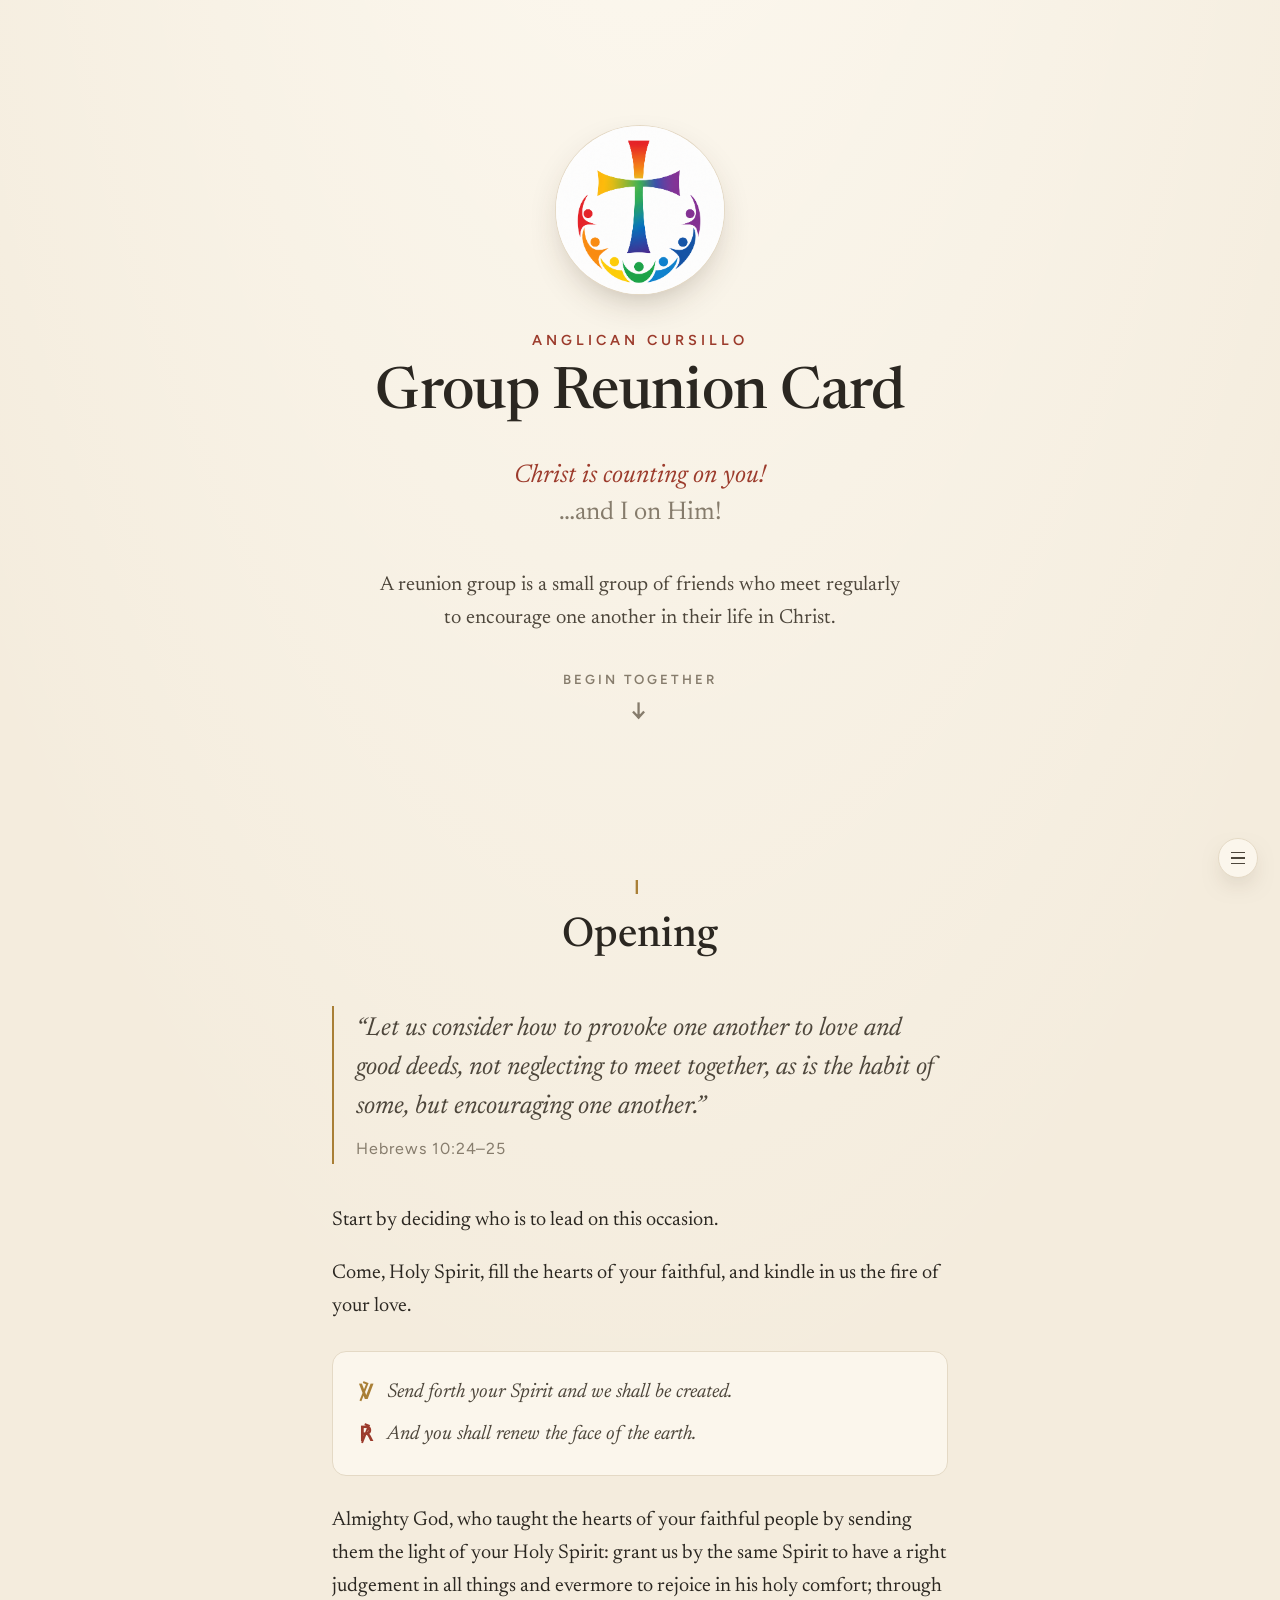
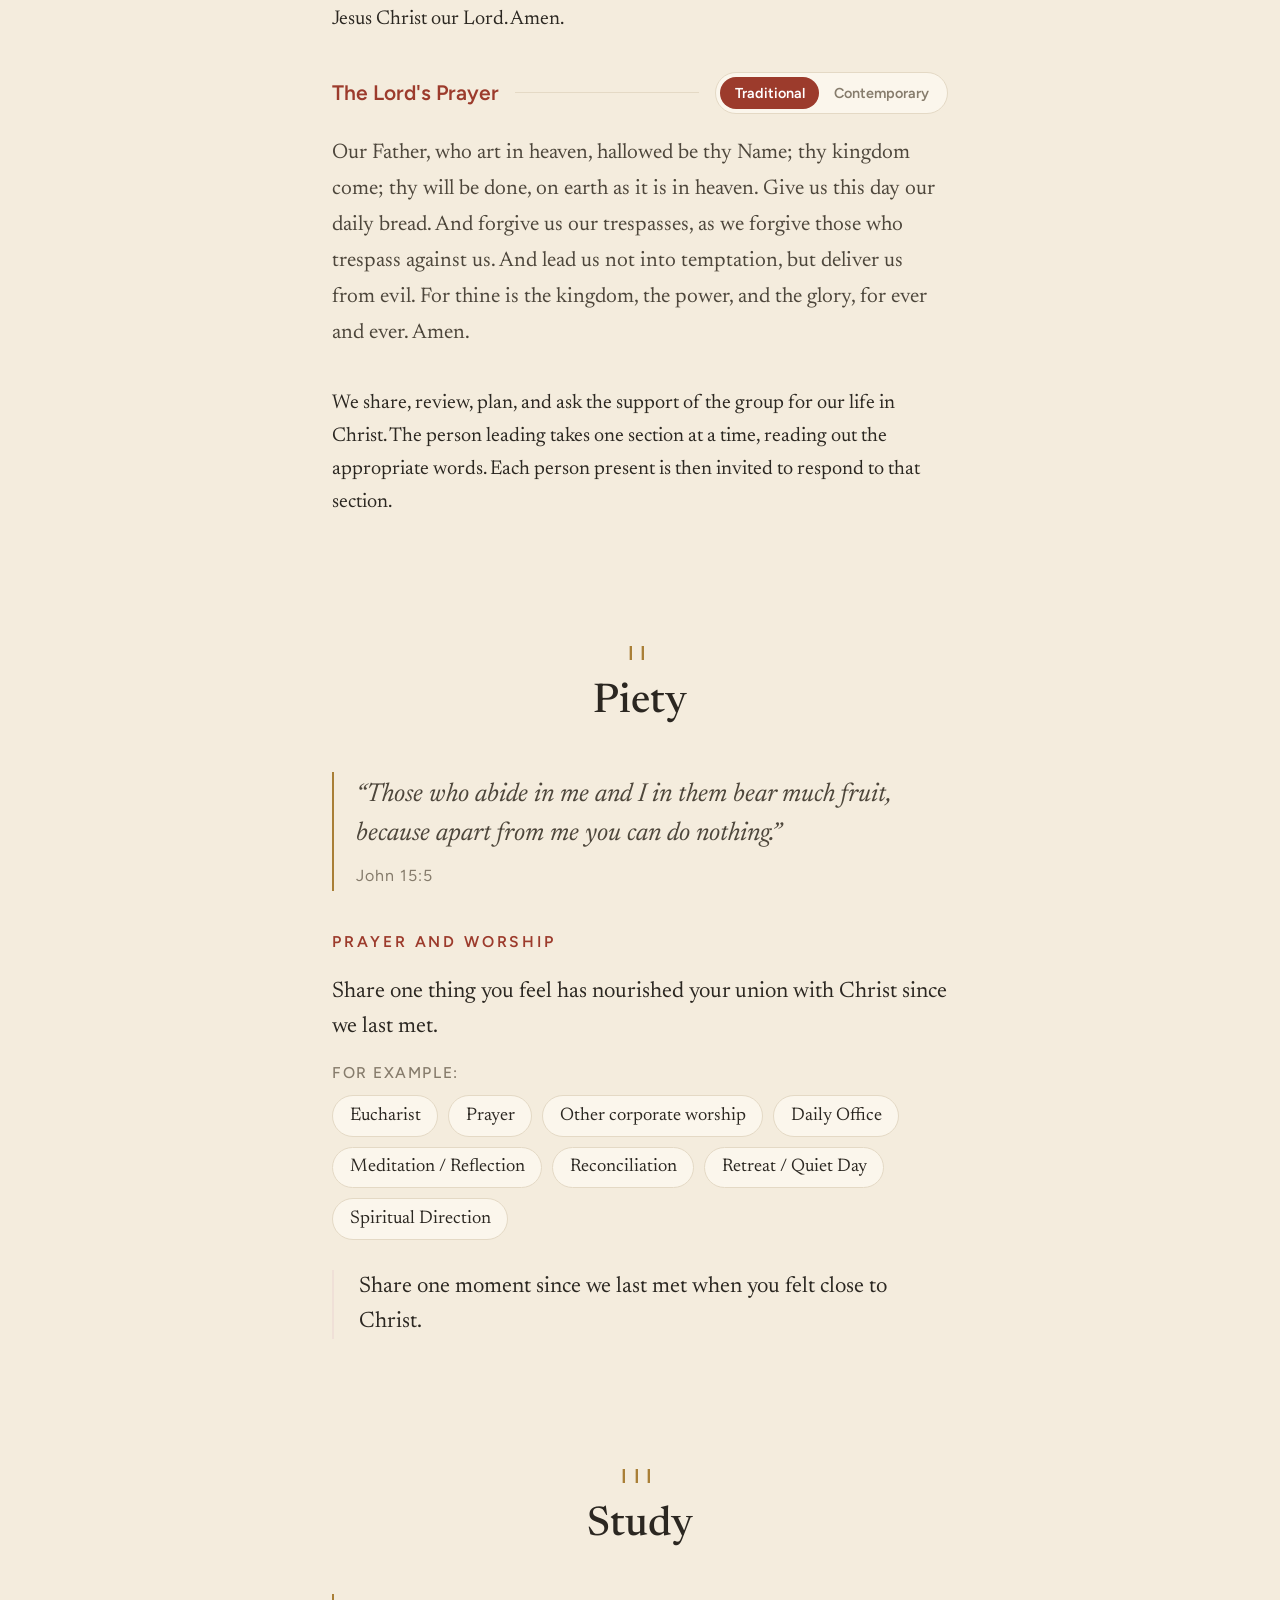
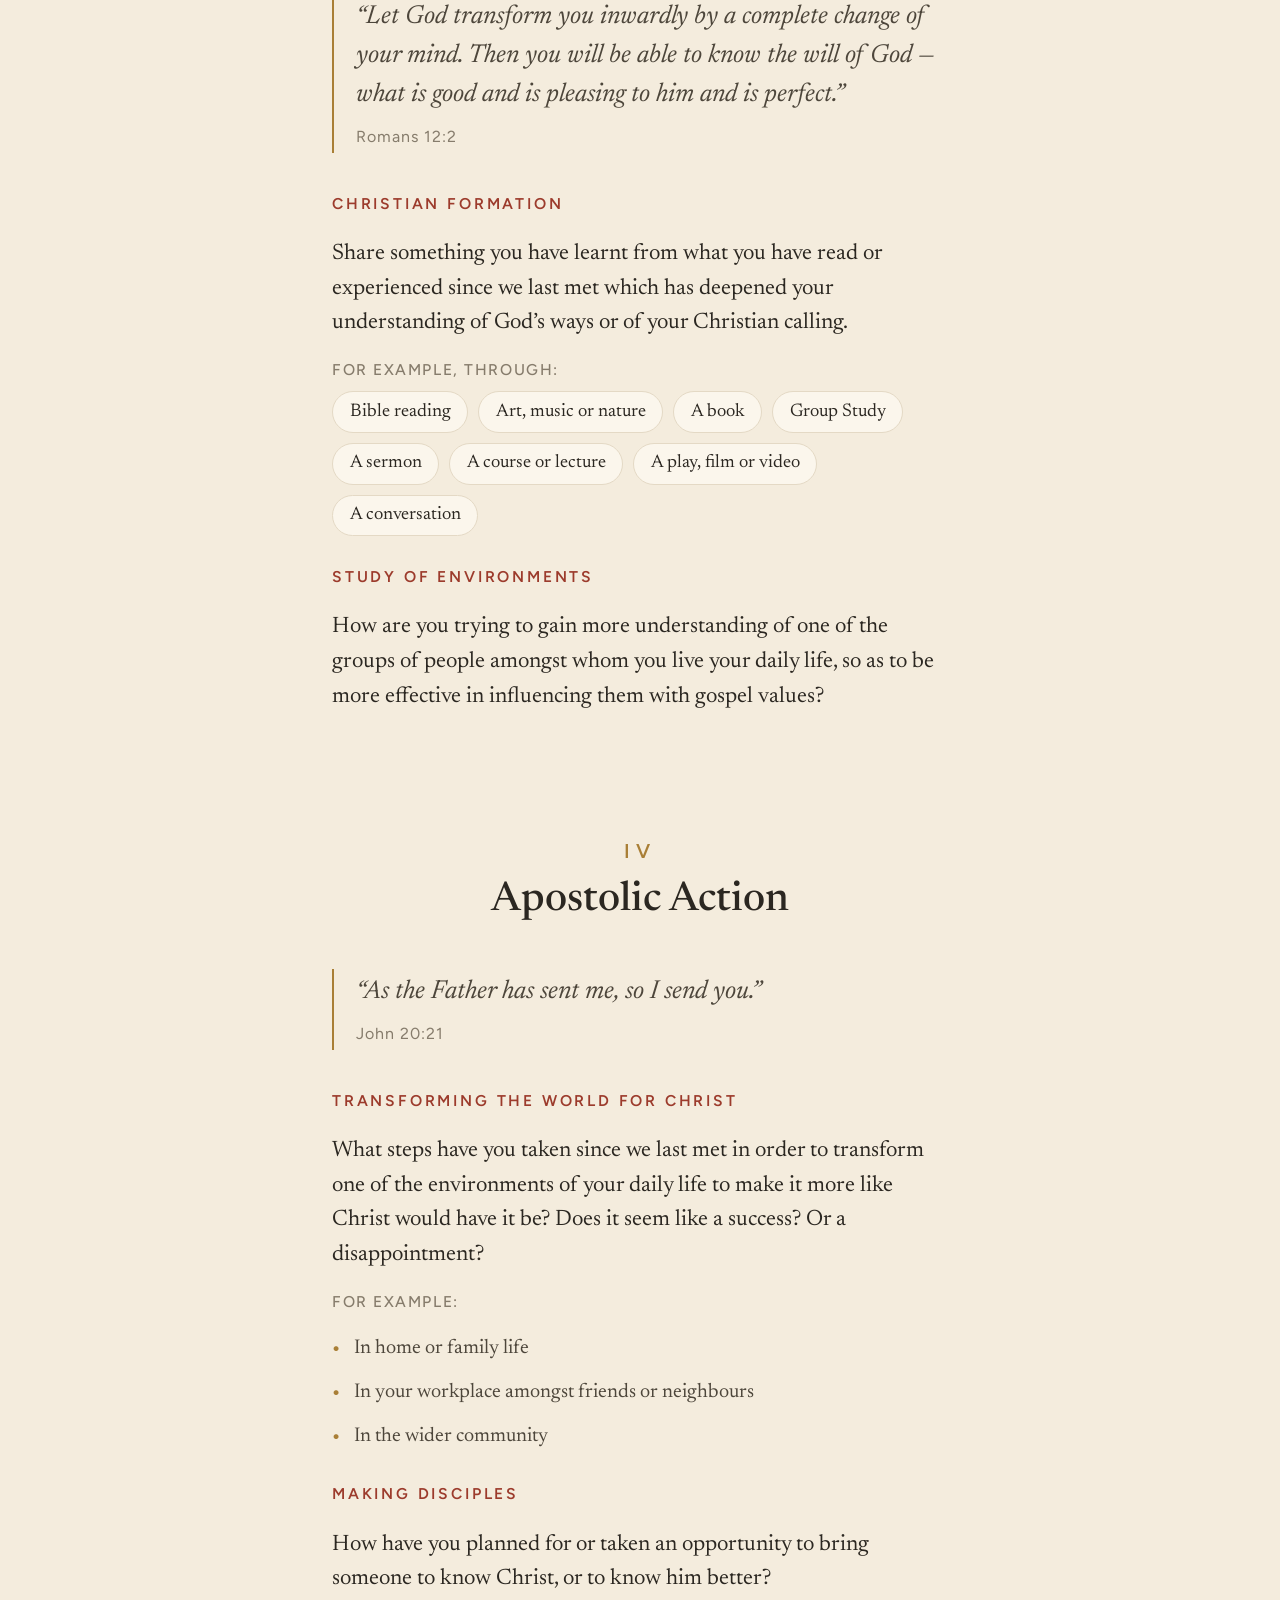
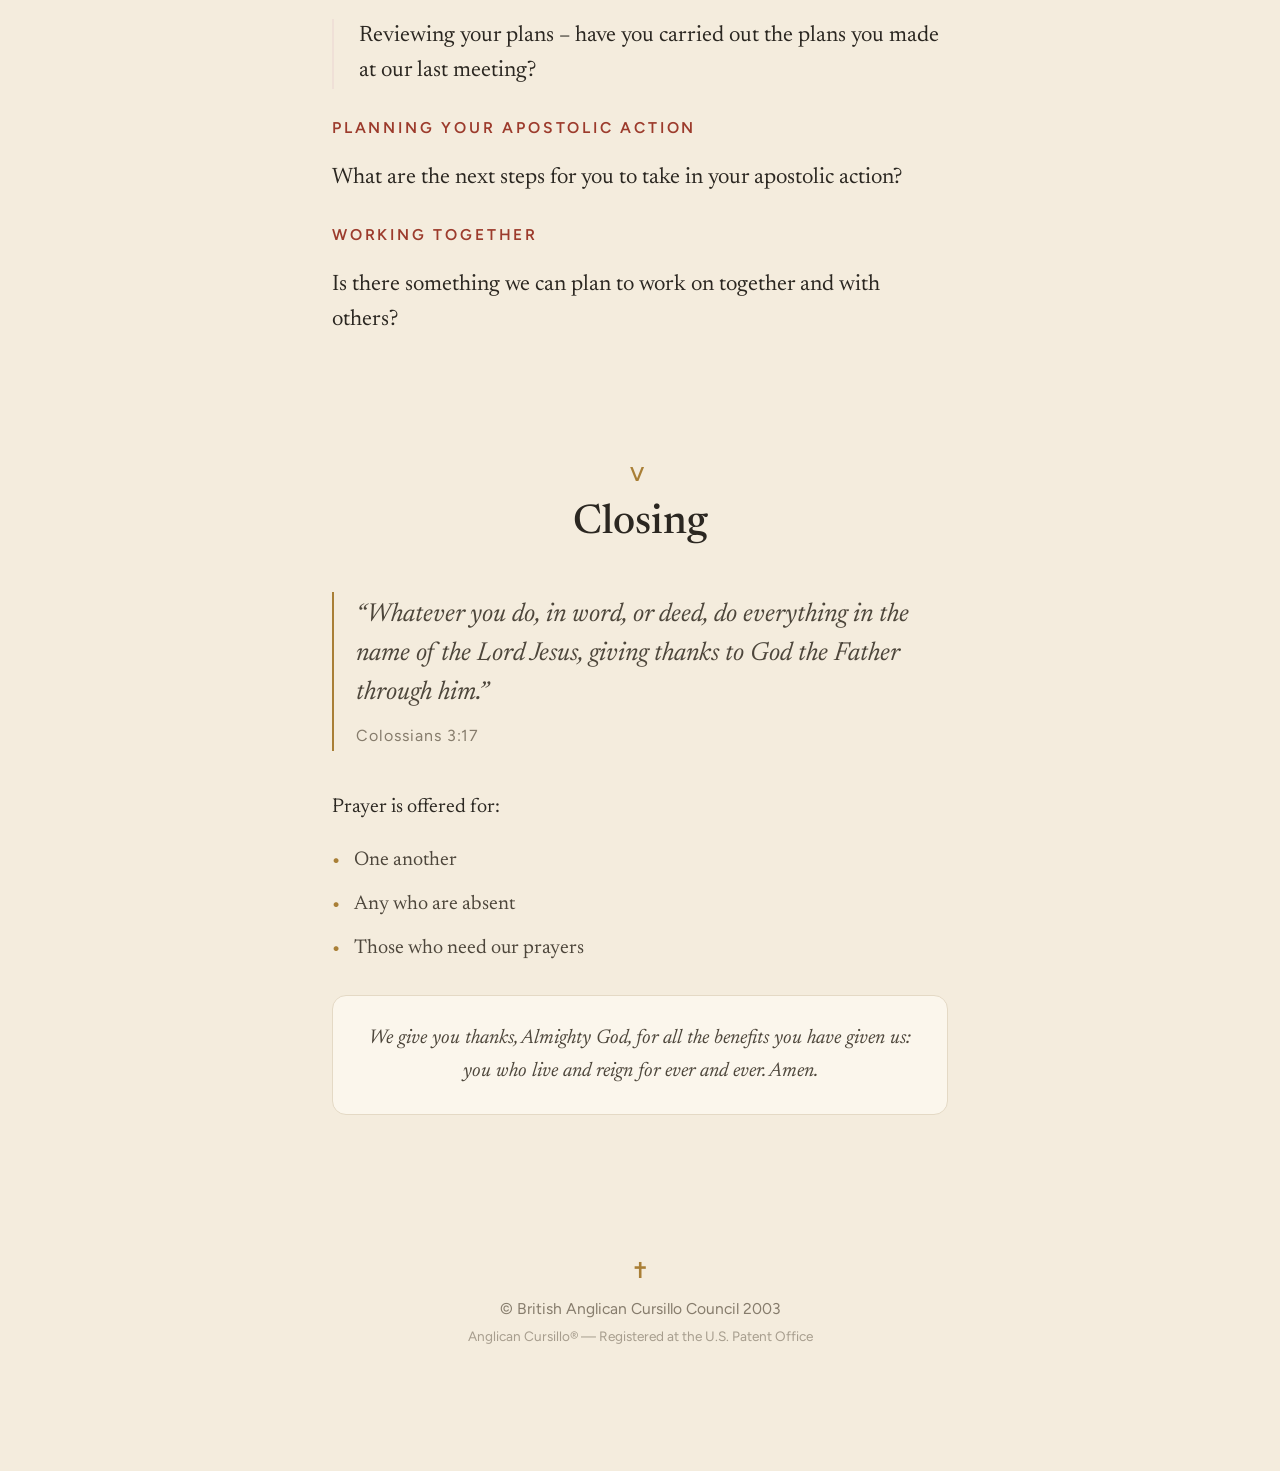
<file: index.html>
<!doctype html>
<html lang="en">
<head>
  <meta charset="UTF-8">
  <meta name="viewport" content="width=device-width, initial-scale=1">
  <meta name="theme-color" content="#f4ecdd">
  <meta name="description" content="A warm, distraction-free digital Anglican Cursillo Group Reunion Card for following Opening, Piety, Study, Apostolic Action, and Closing together.">
  <title>Group Reunion Card</title>
  <link rel="canonical" href="https://mbaldwinsmith.github.io/anglican-cursillo-reunion/">

  <meta property="og:type" content="website">
  <meta property="og:locale" content="en_GB">
  <meta property="og:site_name" content="Anglican Cursillo">
  <meta property="og:title" content="Anglican Cursillo Group Reunion Card">
  <meta property="og:description" content="A warm, distraction-free digital Anglican Cursillo Group Reunion Card for following Opening, Piety, Study, Apostolic Action, and Closing together.">
  <meta property="og:url" content="https://mbaldwinsmith.github.io/anglican-cursillo-reunion/">
  <meta property="og:image" content="https://mbaldwinsmith.github.io/anglican-cursillo-reunion/images/social-preview.jpg">
  <meta property="og:image:secure_url" content="https://mbaldwinsmith.github.io/anglican-cursillo-reunion/images/social-preview.jpg">
  <meta property="og:image:type" content="image/jpeg">
  <meta property="og:image:width" content="1200">
  <meta property="og:image:height" content="630">
  <meta property="og:image:alt" content="Anglican Cursillo Group Reunion Card with the rainbow Cursillo cross">

  <meta name="twitter:card" content="summary_large_image">
  <meta name="twitter:title" content="Anglican Cursillo Group Reunion Card">
  <meta name="twitter:description" content="A warm, distraction-free digital Anglican Cursillo Group Reunion Card for following Opening, Piety, Study, Apostolic Action, and Closing together.">
  <meta name="twitter:image" content="https://mbaldwinsmith.github.io/anglican-cursillo-reunion/images/social-preview.jpg">
  <meta name="twitter:image:alt" content="Anglican Cursillo Group Reunion Card with the rainbow Cursillo cross">

  <link rel="manifest" href="manifest.webmanifest">
  <link rel="icon" type="image/png" sizes="32x32" href="icons/favicon-32.png">
  <link rel="icon" type="image/png" sizes="48x48" href="icons/favicon-48.png">
  <link rel="apple-touch-icon" href="icons/icon-192.png">
  <link rel="preload" href="fonts/newsreader-latin.woff2" as="font" type="font/woff2" crossorigin>
  <link rel="preload" href="fonts/newsreader-italic-latin.woff2" as="font" type="font/woff2" crossorigin>
  <link rel="preload" href="fonts/figtree-latin.woff2" as="font" type="font/woff2" crossorigin>
  <link rel="stylesheet" href="css/styles.css">
  <script type="module" src="js/app.js"></script>
</head>
<body>
  <div id="app-wrapper">
    <header id="top">
      <div class="cover-medallion"><img src="icons/CursilloCross.png" alt="Anglican Cursillo cross"></div>
      <p class="cover-eyebrow">Anglican Cursillo</p>
      <h1>Group Reunion Card</h1>
      <p class="cover-motto"><em>Christ is counting on you!</em><br><span>&hellip;and I on Him!</span></p>
      <p class="cover-intro">A reunion group is a small group of friends who meet regularly to encourage one another in their life in Christ.</p>
      <div class="cover-cue" aria-hidden="true"><span>Begin together</span><span class="cover-arrow">&darr;</span></div>
    </header>
    <main id="app"></main>
    <footer class="page-footer">
      <span class="footer-cross" aria-hidden="true">&#10013;</span>
      <p>&copy; British Anglican Cursillo Council 2003</p>
      <p class="footer-registration">Anglican Cursillo&reg; &mdash; Registered at the U.S. Patent Office</p>
    </footer>
  </div>
  <div id="jump-menu"></div>
</body>
</html>
</file>
<file: css/styles.css>
@font-face {
  font-family: 'Newsreader';
  font-style: normal;
  font-weight: 400 600;
  font-display: swap;
  src: url('../fonts/newsreader-latin.woff2') format('woff2');
}

@font-face {
  font-family: 'Newsreader';
  font-style: italic;
  font-weight: 400 500;
  font-display: swap;
  src: url('../fonts/newsreader-italic-latin.woff2') format('woff2');
}

@font-face {
  font-family: 'Figtree';
  font-style: normal;
  font-weight: 400 600;
  font-display: swap;
  src: url('../fonts/figtree-latin.woff2') format('woff2');
}

:root {
  --paper: #f4ecdd;
  --paper-2: #fbf6ec;
  --ink: #2b2721;
  --ink-soft: #4d463b;
  --muted: #867c6c;
  --line: #e4d9c5;
  --line-soft: #eee5d5;
  --accent: #9c3b2c;
  --accent-soft: #efe0d7;
  --gold: #a97f36;
  --serif: 'Newsreader', Georgia, serif;
  --sans: 'Figtree', sans-serif;
}

* { box-sizing: border-box; }
html { -webkit-text-size-adjust: 100%; scroll-behavior: auto; }
body { margin: 0; background: var(--paper); color: var(--ink); }
button { -webkit-tap-highlight-color: transparent; }
:focus-visible { outline: 3px solid var(--gold); outline-offset: 3px; }

#app-wrapper {
  min-height: 100vh;
  font: 400 20px/1.65 var(--serif);
  background: radial-gradient(120% 60% at 50% -10%, rgba(255,252,245,.9) 0%, rgba(255,252,245,0) 55%), var(--paper);
}

header {
  max-width: 34em;
  margin: 0 auto;
  padding: min(14vh, 7em) 1.6em 5em;
  text-align: center;
  animation: rc-rise .8s ease both;
}
@keyframes rc-rise { from { opacity: 0; transform: translateY(14px); } to { opacity: 1; transform: none; } }
.cover-medallion {
  width: 8.4em; height: 8.4em; margin: 0 auto 1.8em; overflow: hidden; border-radius: 50%; background: #fff;
  box-shadow: 0 0 0 1px var(--line), 0 14px 40px -18px rgba(60,40,20,.45);
}
.cover-medallion img { width: 118%; height: 118%; object-fit: cover; object-position: center 46%; transform: translate(-8%,-6%); }
.cover-eyebrow { margin: 0 0 .9em; color: var(--accent); font: 600 .72em/1.4 var(--sans); letter-spacing: .28em; text-transform: uppercase; }
header h1 { margin: 0; font: 500 2.9em/1.08 var(--serif); letter-spacing: -.01em; }
.cover-motto { max-width: 20em; margin: 1.25em auto 0; font-size: 1.28em; line-height: 1.45; }
.cover-motto em { color: var(--accent); }
.cover-motto span { color: var(--muted); }
.cover-intro { max-width: 26em; margin: 1.8em auto 0; color: var(--ink-soft); font-size: 1.02em; }
.cover-cue { display: flex; flex-direction: column; align-items: center; margin-top: 2.6em; color: var(--muted); font: 600 .66em/1.4 var(--sans); letter-spacing: .22em; text-transform: uppercase; }
.cover-arrow { margin-top: .45em; font-size: 1.8em; line-height: 1; }

main { display: block; }
.card-section { max-width: 34em; margin: 0 auto; padding: 2.5em 1.6em; }
.section-header { margin-bottom: 2.2em; text-align: center; }
.section-numeral { color: var(--gold); font: 600 1em/1.3 var(--sans); letter-spacing: .32em; }
.section-header h2 { margin: .15em 0 0; font: 500 2.05em/1.2 var(--serif); }
.card-section > p { margin: 1em 0; }
.scripture { margin: 0 0 2em; padding: .2em 0 .2em 1.1em; border-left: 2px solid var(--gold); }
.scripture p { margin: 0; color: var(--ink-soft); font: italic 400 1.3em/1.5 var(--serif); }
.scripture footer { margin-top: .7em; color: var(--muted); font: 400 .8em/1.4 var(--sans); letter-spacing: .06em; text-align: left; }
.versicles { margin: 1.4em 0; padding: 1.2em 1.3em; border: 1px solid var(--line); border-radius: .7em; background: var(--paper-2); }
.versicle { display: flex; gap: .7em; margin: 0; color: var(--ink-soft); font-style: italic; }
.versicle + .versicle { margin-top: .45em; }
.versicle-mark { flex: 0 0 auto; color: var(--gold); font: 600 1em/1.65 var(--sans); }
.versicle + .versicle .versicle-mark { color: var(--accent); }
.sub-heading { margin: 1.8em 0 .6em; color: var(--accent); font: 600 .78em/1.4 var(--sans); letter-spacing: .18em; text-transform: uppercase; }
.section-header + .sub-heading, .scripture + .sub-heading { margin-top: 1.5em; }
.prompt { margin: .55em 0 1em; font-size: 1.12em; line-height: 1.55; }
.prompt-accent { padding-left: 1.1em; border-left: 2px solid var(--accent-soft); }
.example-label { display: block; margin: -.3em 0 .7em; color: var(--muted); font: 500 .78em/1.4 var(--sans); letter-spacing: .1em; text-transform: uppercase; }
.example-pills { display: flex; flex-wrap: wrap; gap: .5em; margin-bottom: 1.5em; }
.example-pills span { padding: .35em .9em; border: 1px solid var(--line); border-radius: 999px; background: var(--paper-2); font-size: .92em; line-height: 1.45; }
.card-section ul { display: flex; flex-direction: column; gap: .55em; margin: 1em 0 1.5em; padding: 0; color: var(--ink-soft); list-style: none; }
.card-section li { display: flex; gap: .7em; }
.card-section li > :first-child { color: var(--gold); }
.thanksgiving { padding: 1.3em 1.4em; border: 1px solid var(--line); border-radius: .7em; background: var(--paper-2); color: var(--ink-soft); font-style: italic; text-align: center; }

.lords-prayer { margin: 1.8em 0; }
.lords-prayer-header { display: flex; align-items: center; gap: .8em; }
.lords-prayer-header h3 { flex: none; margin: 0; color: var(--accent); font: 600 1.05em/1.3 var(--sans); }
.lords-prayer-rule { flex: 1; height: 1px; background: var(--line); }
.prayer-toggle { display: flex; flex: none; padding: .2em; border: 1px solid var(--line); border-radius: 999px; background: var(--paper-2); }
.prayer-toggle button { padding: .45em 1em; border: 0; border-radius: 999px; background: transparent; color: var(--muted); font: 600 .72em/1.3 var(--sans); cursor: pointer; }
.prayer-toggle button.active { background: var(--accent); color: #fff; }
.prayer-text { margin: 1em 0 0; color: var(--ink-soft); font-size: 1.06em; line-height: 1.7; }

.page-footer { max-width: 34em; margin: 0 auto; padding: 3.5em 1.6em 6em; color: var(--muted); text-align: center; }
.page-footer p { margin: .35em 0; font: 400 .78em/1.5 var(--sans); }
.footer-cross { color: var(--gold); font-size: 1.1em; }
.page-footer .footer-registration { font-size: .68em; opacity: .7; }

#jump-menu { position: fixed; right: max(1.1em, env(safe-area-inset-right)); bottom: max(1.1em, env(safe-area-inset-bottom)); z-index: 50; display: flex; flex-direction: column; align-items: flex-end; gap: .7em; font-size: 20px; }
.jump-trigger { display: flex; flex-direction: column; align-items: center; justify-content: center; gap: 4px; width: 3em; height: 3em; padding: 0; border: 1px solid var(--line); border-radius: 50%; background: var(--paper-2); color: var(--ink-soft); box-shadow: 0 10px 26px -12px rgba(60,40,20,.5); cursor: pointer; transition: background .2s, color .2s; }
.jump-trigger span { width: 1.05em; height: 1.5px; background: currentColor; }
.open .jump-trigger { border-color: var(--accent); background: var(--accent); color: #fff; }
.jump-panel { position: absolute; right: 0; bottom: 3.7em; min-width: 11em; padding: .5em; border: 1px solid var(--line); border-radius: .9em; background: var(--paper-2); box-shadow: 0 18px 44px -20px rgba(60,40,20,.5); opacity: 0; pointer-events: none; transform: translateY(8px) scale(.96); transform-origin: bottom right; transition: opacity .22s, transform .22s; }
.open .jump-panel { opacity: 1; pointer-events: auto; transform: none; }
.jump-panel button { display: flex; align-items: center; gap: .6em; width: 100%; padding: .6em .8em; border: 0; border-radius: .55em; background: transparent; color: var(--ink-soft); font: 500 .82em/1.35 var(--sans); text-align: left; cursor: pointer; }
.jump-panel button.active { background: var(--accent-soft); color: var(--accent); font-weight: 600; }
.jump-numeral { width: 1.4em; flex: 0 0 1.4em; color: var(--gold); }

@media (max-width: 520px) {
  #app-wrapper { font-size: 18px; }
  .lords-prayer-header { flex-wrap: wrap; }
  .lords-prayer-rule { min-width: 2em; }
  .prayer-toggle { order: 3; margin-left: auto; }
}
@media (prefers-reduced-motion: reduce) { header { animation: none; } .jump-panel { transition: none; } }
</file>
